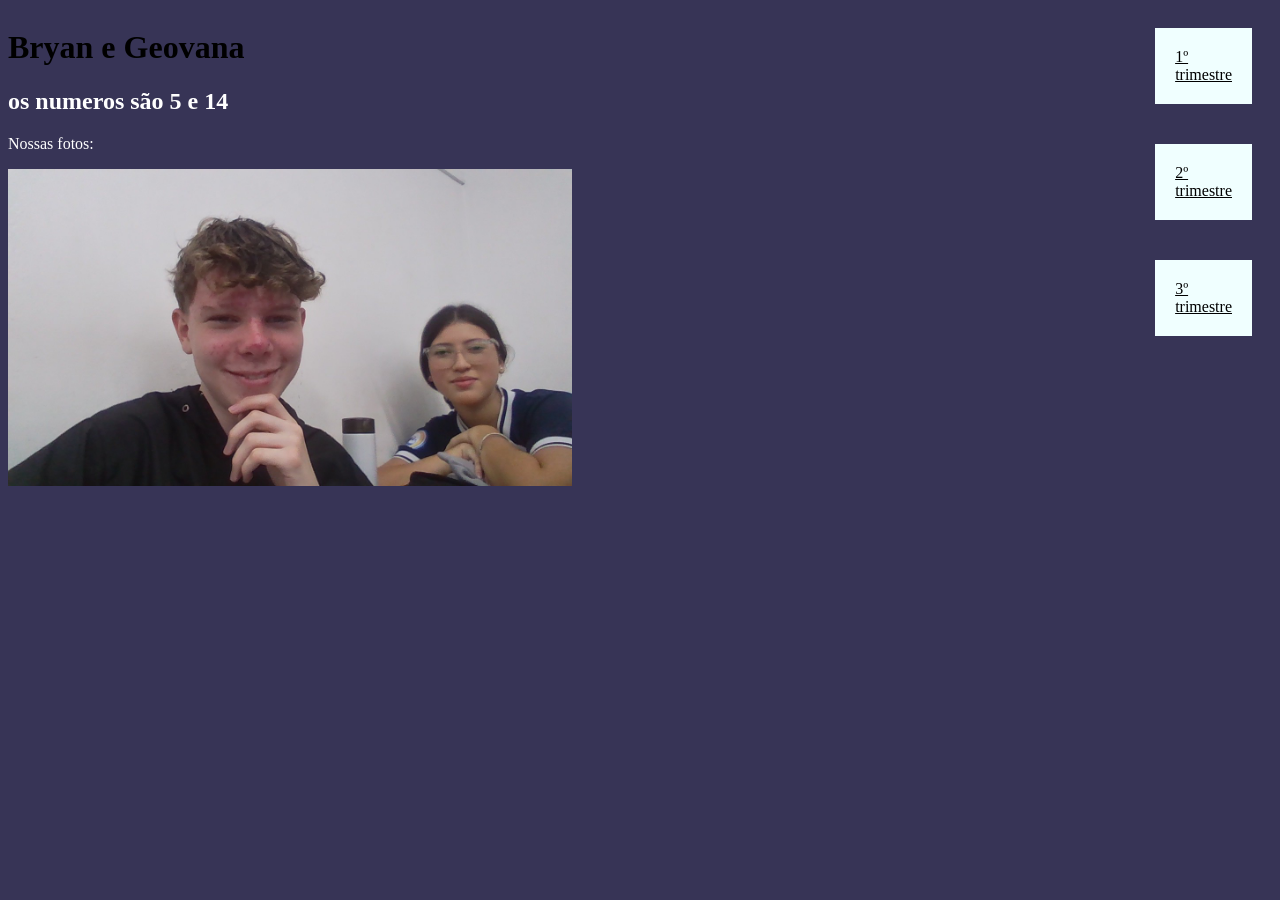
<file: index.html>
<!DOCTYPE html>
<html lang="pt">
<head>
    <meta charset="UTF-8">
    <meta name="viewport" content="width=device-width, initial-scale=1.0">
    <title>Geovana</title>
    <link rel="stylesheet" href="style.css">
</head>

<body>
    <div class="biografia">

        <h1 class="identificação">Bryan e Geovana</h1>
        <h2>os numeros são 5 e 14</h2>
        <p>Nossas fotos:</p>
        <img class="galeria" src="./IMG_20260330_080054.jpg" alt="">
    </div>
<div class="links">

    <a href="./1tri.html">1º trimestre</a>
    <a href="./2tri.html">2º trimestre</a>
    <a href="./3tri.html">3º trimestre</a>
</div>
</body>

</html>
</file>
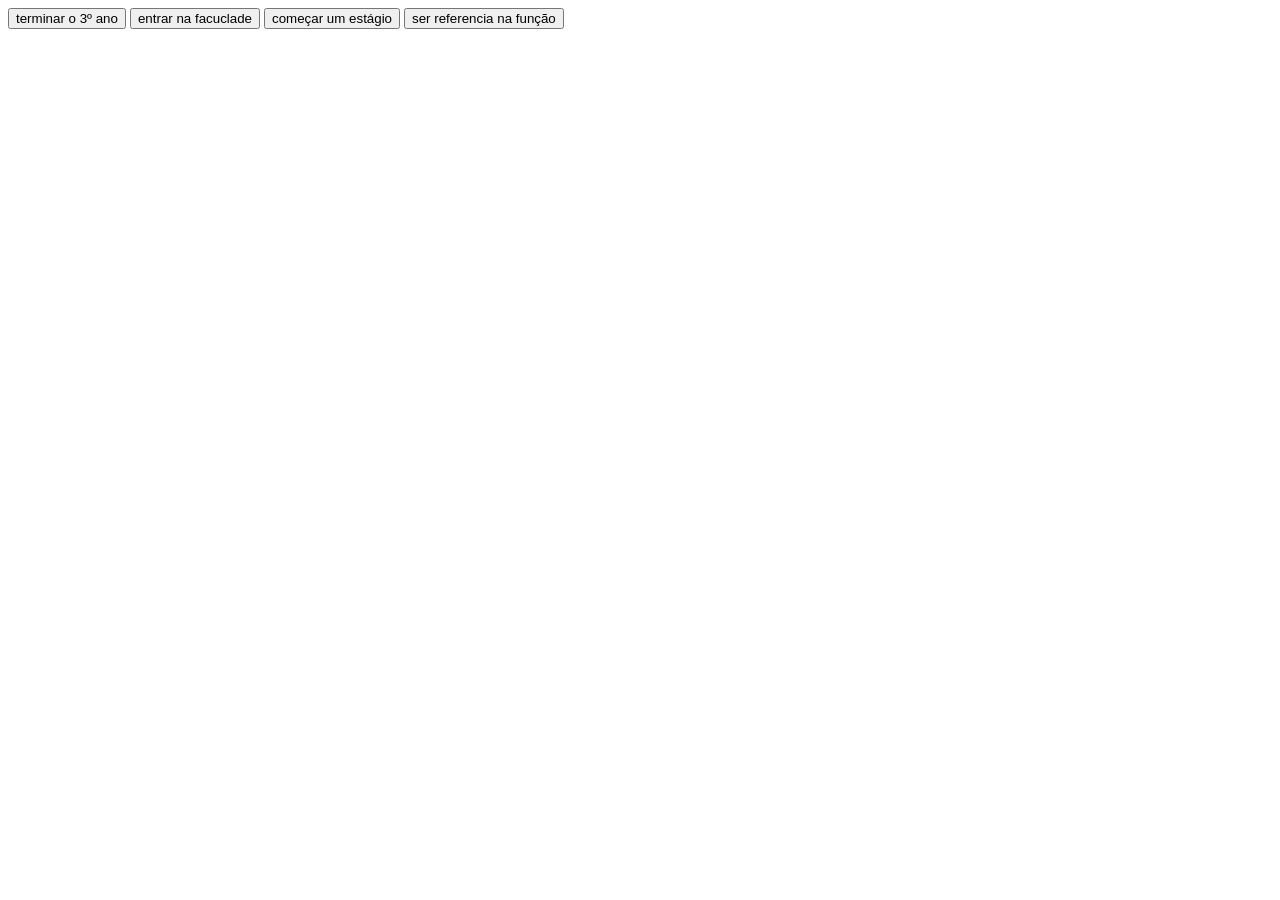
<file: 1tri.html>
<!DOCTYPE html>
<html lang="en">
<head>
    <meta charset="UTF-8">
    <meta name="viewport" content="width=, initial-scale=1.0">
    <title>Document</title>
</head>
<body>
    <button onclick="'para futuramente começar a faculdade'">terminar o 3º ano</button>
    <button onclick="'para futuramente ter uma profissão'">entrar na facuclade</button>
    <button onclick="'para ter experiencia profissional'">começar um estágio</button>
    <button onclick="'para ser exemplo'">ser referencia na função</button>
</body>
</html>
</file>
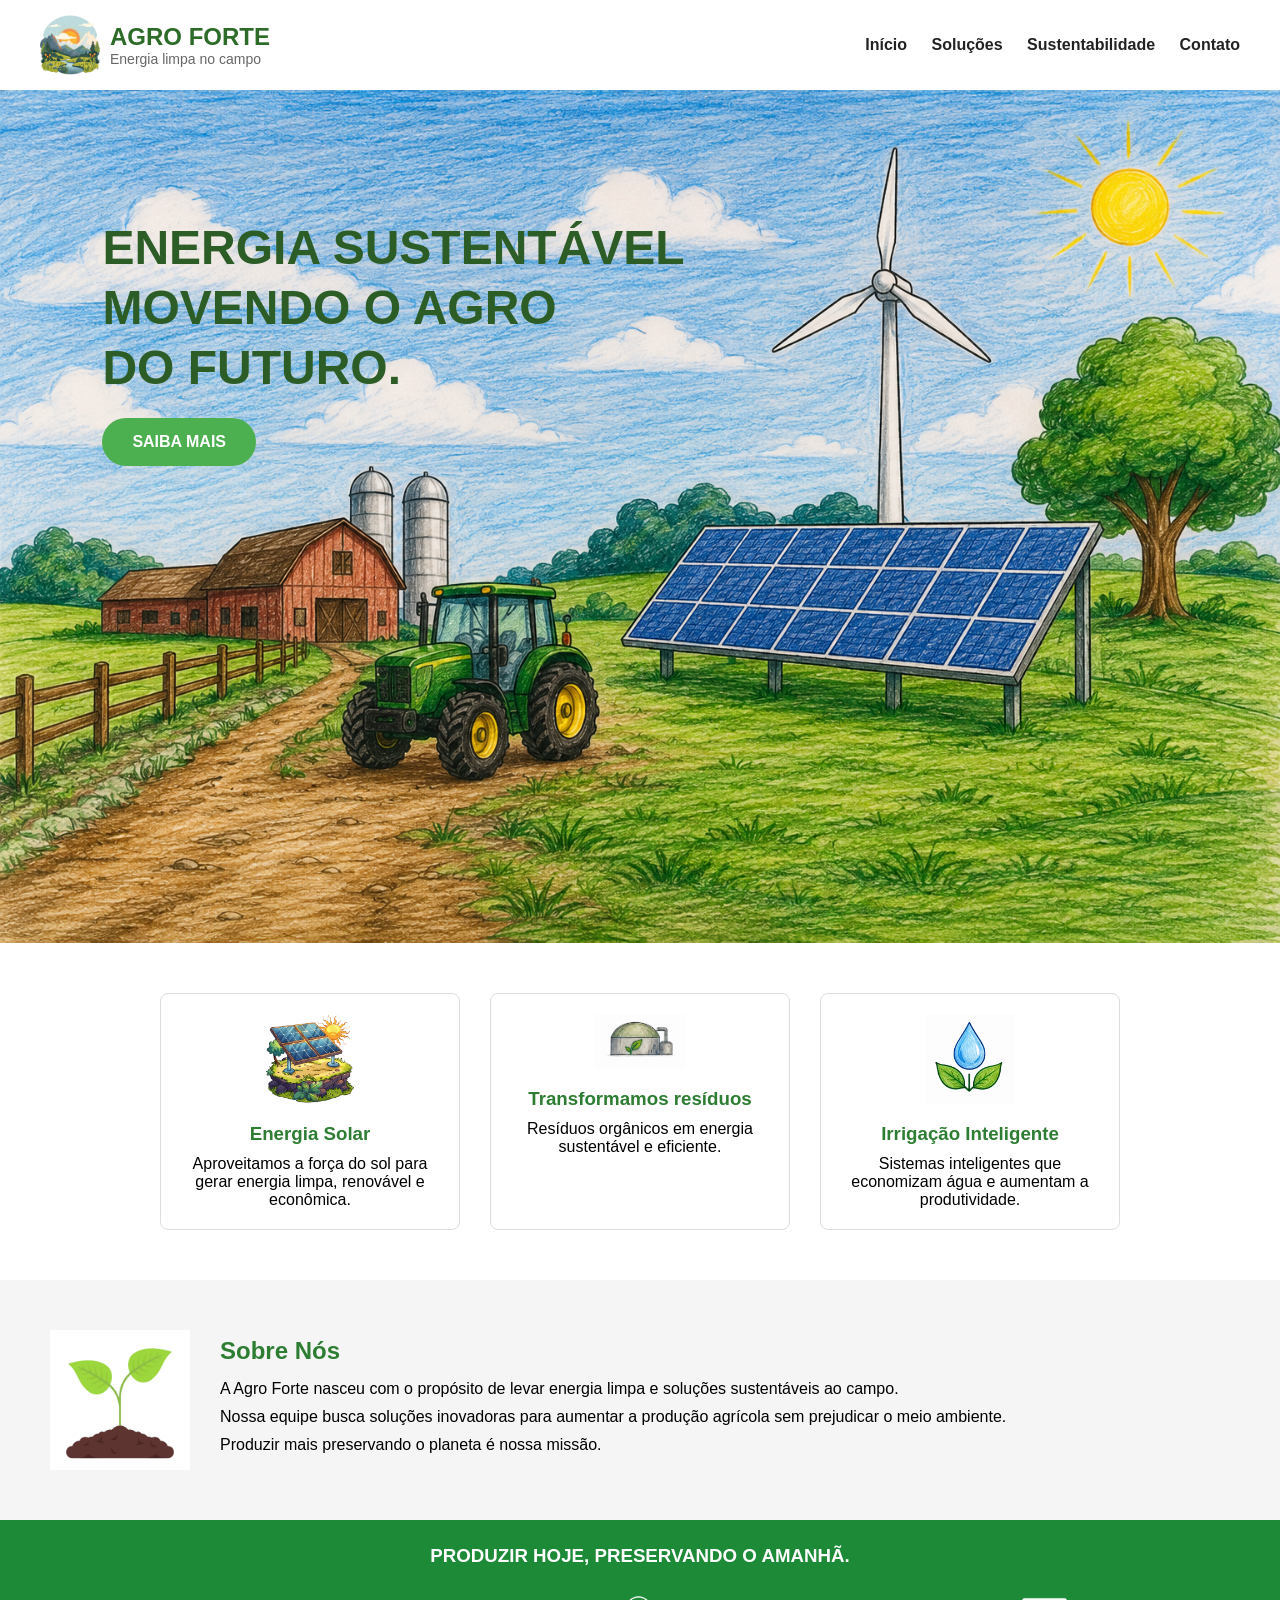
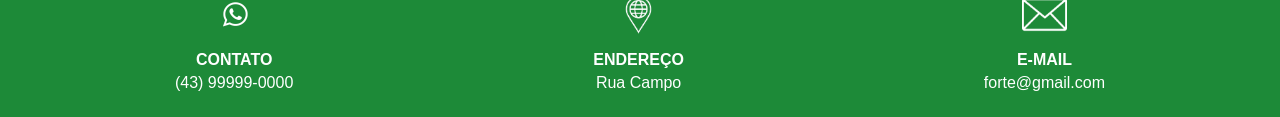
<file: 2tri.html>
<!DOCTYPE html>
<html lang="pt-BR">
<head>
    <meta charset="UTF-8">
    <meta name="viewport" content="width=device-width, initial-scale=1.0">
    <title>Agro Forte</title>
    <link rel="stylesheet" href="2tri.css">
</head>
<body>

<header>
    <div class="logo">
        <img src="desenho .png" alt="Logo">
        <div>
            <h2>AGRO FORTE</h2>
            <p>Energia limpa no campo</p>
        </div>
    </div>

    <nav>
        <a href="#">Início</a>
        <a href="#">Soluções</a>
        <a href="#">Sustentabilidade</a>
        <a href="#">Contato</a>
    </nav>
</header>

<section class="banner">
    <img src="88AA5ED6-679F-440F-9439-02C2E49EBBA3_L0_001-01_06_2026, 08_54_14.png" alt="">

    <div class="texto">
        <h1>
            ENERGIA SUSTENTÁVEL <br>
            MOVENDO O AGRO <br>
            DO FUTURO.
        </h1>

        <a href="#" class="botao">SAIBA MAIS</a>
    </div>
</section>

<section class="cards">

    <div class="card">
        <img src="09DD6C09-747E-4676-99C7-38AEC18B563C_L0_001-01_06_2026, 09_05_49.png" alt="">
        <h3>Energia Solar</h3>
        <p>
            Aproveitamos a força do sol para gerar energia limpa,
            renovável e econômica.
        </p>
    </div>

    <div class="card">
        <img src="8E403FBE-66B5-462F-8B32-08DF8210FC2F_L0_001-01_06_2026, 09_17_12.png" alt="">
        <h3>Transformamos resíduos</h3>
        <p>
            Resíduos orgânicos em energia sustentável e eficiente.
        </p>
    </div>

    <div class="card">
        <img src="AE735BB9-E37F-4BB2-9398-0B76FF9DB03D_L0_001-01_06_2026, 09_24_13.png" alt="">
        <h3>Irrigação Inteligente</h3>
        <p>
            Sistemas inteligentes que economizam água e aumentam
            a produtividade.
        </p>
    </div>

</section>

<section class="sobre">

    <img src="planta-de-crescimento_78370-263.avif" alt="">

    <div>
        <h2>Sobre Nós</h2>

        <p>
            A Agro Forte nasceu com o propósito de levar energia
            limpa e soluções sustentáveis ao campo.
        </p>

        <p>
            Nossa equipe busca soluções inovadoras para aumentar
            a produção agrícola sem prejudicar o meio ambiente.
        </p>

        <p>
            Produzir mais preservando o planeta é nossa missão.
        </p>
    </div>

</section>

<footer>

    <h3>PRODUZIR HOJE, PRESERVANDO O AMANHÃ.</h3>

    <div class="rodape">

        <div>
            <img src="sm_5af2d4c95ac7b-removebg-preview.png" alt="">
            <h4>CONTATO</h4>
            <p>(43) 99999-0000</p>
        </div>

        <div>
            <img src="hdsoisoisesereo.png" alt="">
            <h4>ENDEREÇO</h4>
            <p>Rua Campo</p>
        </div>

        <div>
            <img src="email-envelope-line-white-icon.webp" alt="">
            <h4>E-MAIL</h4>
            <p>forte@gmail.com</p>
        </div>

    </div>

</footer>

</body>
</html>
</file>
<file: style.css>
.identificação {
    color: rgb(0, 0, 0);
 }

 .galeria {
    width: 50%;
 }

 body {
    background-color: rgb(55 52 86);
    color: rgb(255, 255, 255);
    display: flex;
    justify-content: center;
    align-items: flex-start;
 }

 .links {
    display: flex;
    flex-direction: column;
 }

 a {
    margin: 20px;
    padding: 20px;
    background-color: azure;
    color: #000;

 }
</file>
<file: 2tri.css>
*{
    margin:0;
    padding:0;
    box-sizing:border-box;
    font-family:Arial, Helvetica, sans-serif;
}

body{
    background:#f5f5f5;
}

header{
    background:#fff;
    display:flex;
    justify-content:space-between;
    align-items:center;
    padding:15px 40px;
    box-shadow:0 2px 5px rgba(0,0,0,.2);
}

.logo{
    display:flex;
    align-items:center;
    gap:10px;
}

.logo img{
    width:60px;
}

.logo h2{
    color:#2d6b28;
}

.logo p{
    color:#666;
    font-size:14px;
}

nav a{
    text-decoration:none;
    color:#222;
    margin-left:20px;
    font-weight:bold;
}

nav a:hover{
    color:#2d8d37;
}

.banner{
    position:relative;
}

.banner img{
    width:100%;
    display:block;
}

.texto{
    position:absolute;
    top:15%;
    left:8%;
}

.texto h1{
    color:#2d5d27;
    font-size:48px;
    line-height:60px;
}

.botao{
    display:inline-block;
    margin-top:20px;
    background:#4CAF50;
    color:#fff;
    text-decoration:none;
    padding:15px 30px;
    border-radius:30px;
    font-weight:bold;
}

.botao:hover{
    background:#2d7d32;
}

.cards{
    display:flex;
    justify-content:center;
    gap:30px;
    padding:50px;
    background:#fff;
}

.card{
    width:300px;
    border:1px solid #ddd;
    border-radius:8px;
    text-align:center;
    padding:20px;
}

.card img{
    width:90px;
    margin-bottom:15px;
}

.card h3{
    color:#2d7d32;
    margin-bottom:10px;
}

.sobre{
    display:flex;
    align-items:center;
    gap:30px;
    padding:50px;
}

.sobre img{
    width:140px;
}

.sobre h2{
    color:#2d7d32;
    margin-bottom:15px;
}

.sobre p{
    margin-bottom:10px;
}

footer{
    background:#1d8a38;
    color:#fff;
    text-align:center;
    padding:25px;
}

footer h3{
    margin-bottom:25px;
}

.rodape{
    display:flex;
    justify-content:space-around;
}

.rodape img{
    width:45px;
    margin-bottom:10px;
}

.rodape h4{
    margin-bottom:5px;
}
.{
    width: 150px;
    margin-bottom:15px;
}
</file>
